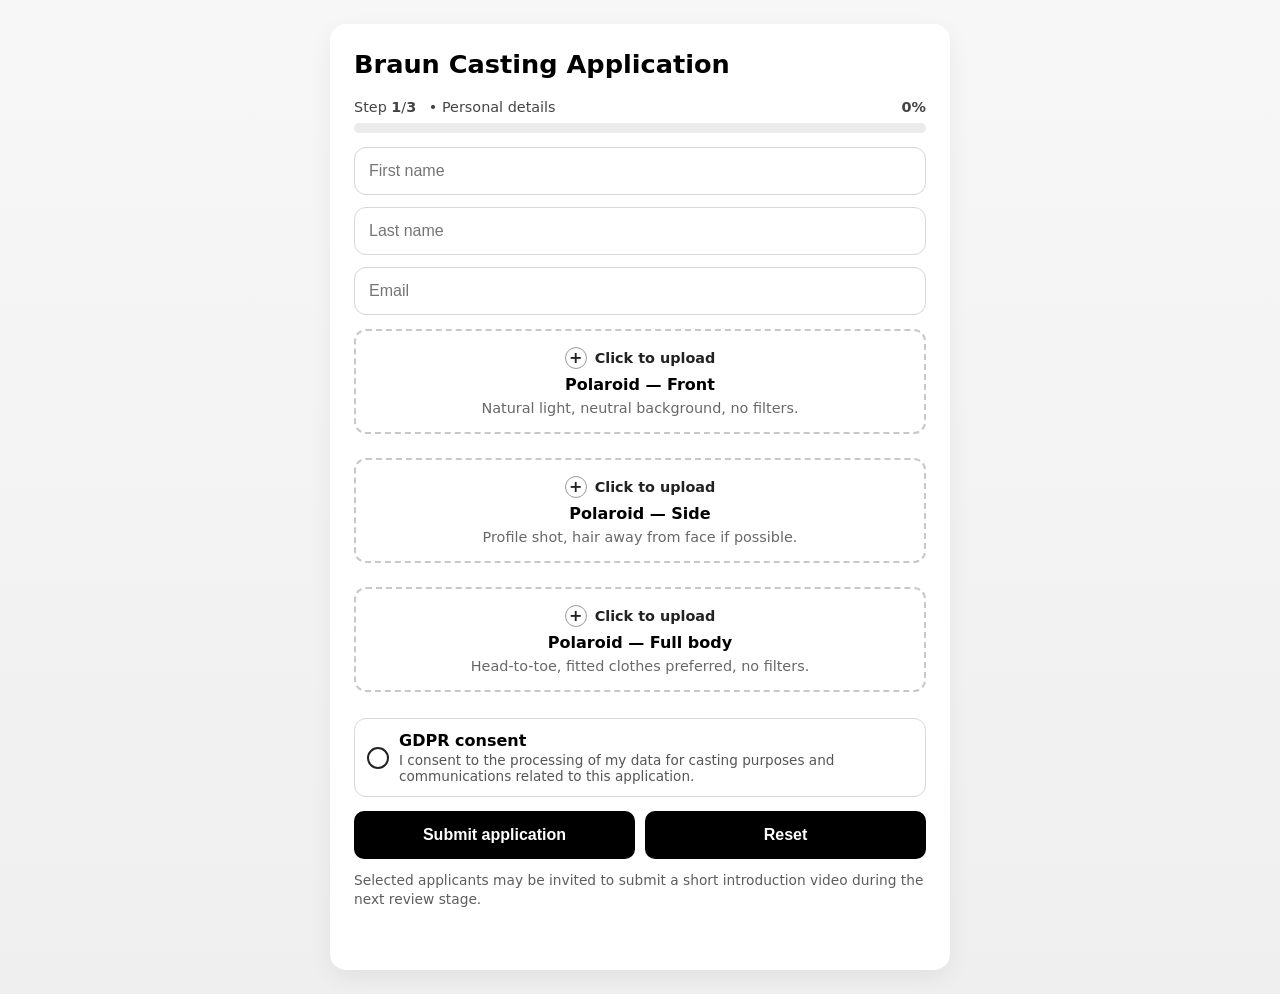
<file: index.html>
<!DOCTYPE html>
<html lang="en">
  <head>
    <meta charset="UTF-8" />
    <meta name="viewport" content="width=device-width, initial-scale=1.0" />
    <title>Braun Casting Application</title>
    <link rel="stylesheet" href="styles.css" />
  </head>

  <body>
    <main class="casting-form" aria-live="polite">
      <div id="successScreen" class="success-screen hidden">
        <div class="success-icon">✓</div>

        <h2>Application received</h2>

        <p class="success-main">
          Your application has been received. Shortlisted applicants may be invited to submit a short introduction video in the next review stage.
        </p>

        <p class="success-sub">Check your email for confirmation and next steps.</p>

        <button id="submitAnother" class="secondary">Submit another application</button>
      </div>

      <h1>Braun Casting Application</h1>

      <!-- Stepper / Progress -->
      <section class="stepper" aria-label="Application progress">
        <div class="stepper-top">
          <p class="stepper-label" id="stepLabel">
            Step <strong id="stepNow">1</strong>/<strong id="stepTotal">3</strong>
            <span style="margin-left: 8px">•</span>
            <span id="stepName">Personal details</span>
          </p>
          <p class="stepper-label"><strong id="progressText">0%</strong></p>
        </div>
        <div class="progress-wrap" role="progressbar" aria-valuemin="0" aria-valuemax="100" aria-valuenow="0" aria-label="Upload progress">
          <div class="progress-bar" id="progressBar"></div>
        </div>
      </section>

      <!-- Personal details -->
      <section class="form-section" aria-label="Personal details">
        <input id="firstName" name="firstName" placeholder="First name" autocomplete="given-name" />
        <input id="lastName" name="lastName" placeholder="Last name" autocomplete="family-name" />
        <input id="email" name="email" type="email" placeholder="Email" autocomplete="email" />
      </section>

      <!-- Uploads -->
      <section class="upload-section" aria-label="Uploads">
        <!-- Polaroid: FRONT -->
        <label class="dropzone" id="polaFrontDropzone" for="polaFrontFile" data-kind="pola_front">
          <span class="upload-cta" aria-hidden="true"><span class="upload-plus">+</span><span>Click to upload</span></span>
          <span class="dropzone-title">Polaroid — Front</span>
          <span class="dropzone-hint">Natural light, neutral background, no filters.</span>
          <input type="file" id="polaFrontFile" accept="image/*,.heic,.heif" />
        </label>
        <div class="preview" id="polaFrontPreview"></div>

        <!-- Polaroid: SIDE -->
        <label class="dropzone" id="polaSideDropzone" for="polaSideFile" data-kind="pola_side">
          <span class="upload-cta" aria-hidden="true"><span class="upload-plus">+</span><span>Click to upload</span></span>
          <span class="dropzone-title">Polaroid — Side</span>
          <span class="dropzone-hint">Profile shot, hair away from face if possible.</span>
          <input type="file" id="polaSideFile" accept="image/*,.heic,.heif" />
        </label>
        <div class="preview" id="polaSidePreview"></div>

        <!-- Polaroid: FULL -->
        <label class="dropzone" id="polaFullDropzone" for="polaFullFile" data-kind="pola_full">
          <span class="upload-cta" aria-hidden="true"><span class="upload-plus">+</span><span>Click to upload</span></span>
          <span class="dropzone-title">Polaroid — Full body</span>
          <span class="dropzone-hint">Head-to-toe, fitted clothes preferred, no filters.</span>
          <input type="file" id="polaFullFile" accept="image/*,.heic,.heif" />
        </label>
        <div class="preview" id="polaFullPreview"></div>

      </section>

      <!-- GDPR thick toggle -->
      <label class="gdpr" id="gdprBlock">
        <input id="gdprConsent" name="gdprConsent" type="checkbox" />
        <span class="gdpr-toggle" aria-hidden="true"></span>
        <span class="gdpr-copy">
          <span class="gdpr-title">GDPR consent</span>
          <span class="gdpr-sub">
            I consent to the processing of my data for casting purposes and communications related to this application.
          </span>
        </span>
      </label>

      <!-- Actions -->
      <div class="actions">
        <button id="applyBtn" type="button">Submit application</button>
        <button id="resetBtn" type="button">Reset</button>
      </div>

      <p class="stage-note">Selected applicants may be invited to submit a short introduction video during the next review stage.</p>

      <p class="status" id="status" role="status"></p>
    </main>

    <div class="modal-overlay hidden" id="consentModal" aria-hidden="true">
      <div class="modal" role="dialog" aria-modal="true" aria-labelledby="consentModalTitle" aria-describedby="consentModalBody">
        <button type="button" class="modal-close" id="consentModalClose" aria-label="Close">×</button>
        <h2 id="consentModalTitle">Consent required</h2>
        <p id="consentModalBody">Please confirm GDPR consent before submitting your application.</p>
        <button type="button" id="consentModalAction">Understood</button>
      </div>
    </div>

    <div class="modal-overlay hidden" id="fileLimitModal" aria-hidden="true">
      <div class="modal" role="dialog" aria-modal="true" aria-labelledby="fileLimitModalTitle" aria-describedby="fileLimitModalBody">
        <button type="button" class="modal-close" id="fileLimitModalClose" aria-label="Close">×</button>
        <h2 id="fileLimitModalTitle">File too large</h2>
        <p id="fileLimitModalBody">Please choose a smaller file and try again.</p>
        <button type="button" id="fileLimitModalAction">Understood</button>
      </div>
    </div>

    <script src="app.js"></script>
  </body>
</html>
</file>
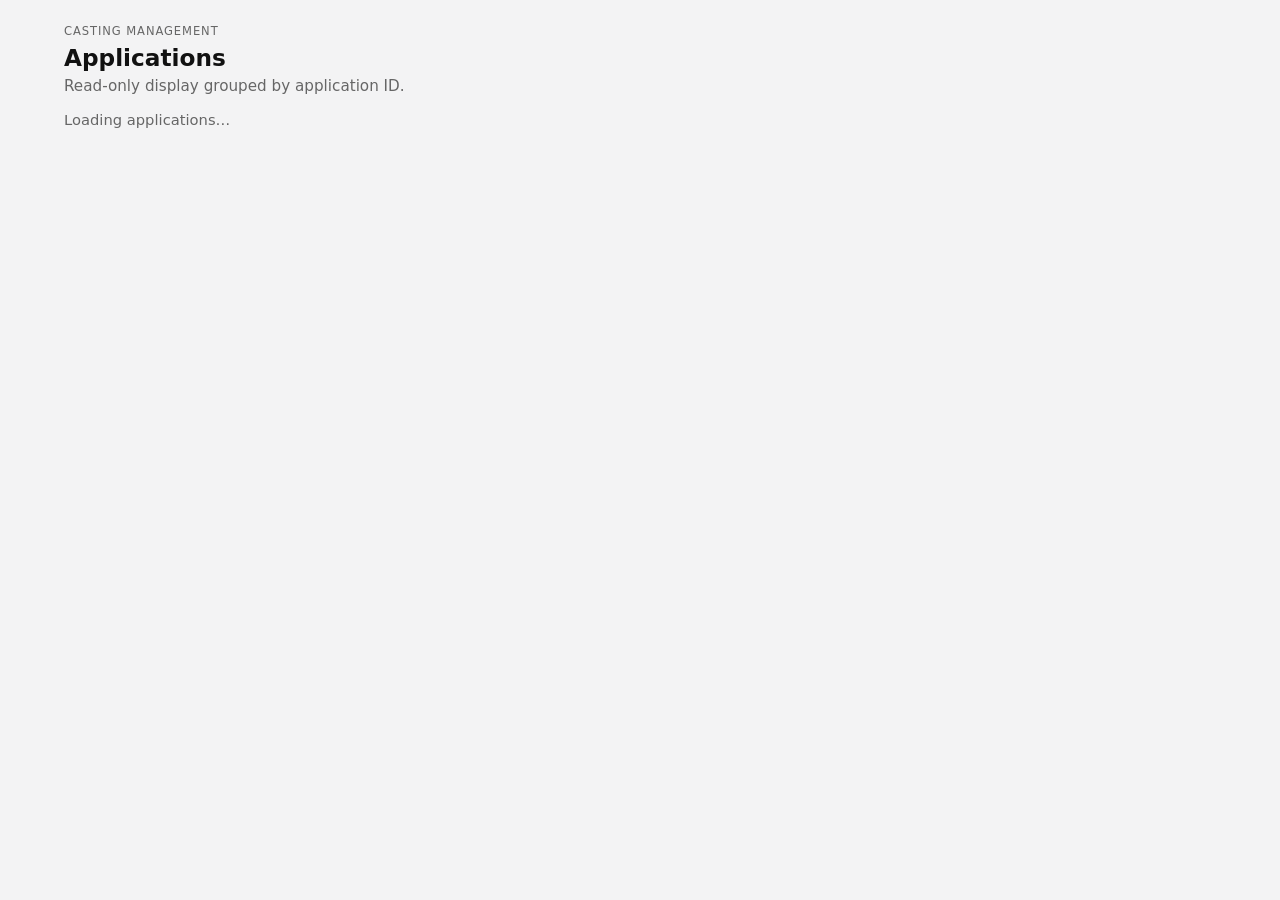
<file: casting-admin.html>
<!doctype html>
<html lang="en">
  <head>
    <meta charset="UTF-8" />
    <meta name="viewport" content="width=device-width, initial-scale=1.0" />
    <title>Casting Admin</title>
    <link rel="stylesheet" href="casting-admin.css" />
  </head>
  <body>
    <main class="casting-admin" aria-live="polite">
      <header class="casting-admin__header">
        <p class="kicker">Casting management</p>
        <h1>Applications</h1>
        <p class="subtitle">Read-only display grouped by application ID.</p>
      </header>

      <section id="adminStatus" class="admin-status">Loading applications…</section>
      <section id="candidateGrid" class="candidate-grid" aria-label="Candidate applications"></section>
    </main>

    <dialog id="imagePreview" class="preview-modal">
      <button id="closePreview" class="preview-close" type="button" aria-label="Close preview">×</button>
      <img id="previewImg" alt="Selected candidate image preview" />
    </dialog>

    <script src="casting-admin.js"></script>
  </body>
</html>
</file>
<file: styles.css>
:root {
  color-scheme: light;
}

* {
  box-sizing: border-box;
}

body {
  margin: 0;
  min-height: 100vh;
  font-family: Inter, system-ui, -apple-system, BlinkMacSystemFont, "Segoe UI", sans-serif;
  background: linear-gradient(180deg, #f7f7f7 0%, #efefef 100%);
  display: block;
  padding: 12px;
}

.casting-form {
  width: 100%;
  margin: 0 auto;
  display: flex;
  flex-direction: column;
  gap: 12px;
  background: #fff;
  border-radius: 14px;
  padding: 16px;
  box-shadow: 0 8px 24px rgba(0, 0, 0, 0.06);
}

h1 {
  margin: 0 0 4px;
  font-size: 1.25rem;
  line-height: 1.3;
}

.form-section,
.upload-section {
  display: grid;
  gap: 12px;
}

input[type="text"],
input[type="email"],
input:not([type]) {
  width: 100%;
  border: 1px solid #d7d7d7;
  border-radius: 12px;
  padding: 14px;
  min-height: 48px;
  font-size: 1rem;
}

.dropzone {
  border: 2px dashed #c8c8c8;
  padding: 16px;
  text-align: center;
  cursor: pointer;
  border-radius: 12px;
  display: flex;
  flex-direction: column;
  gap: 6px;
  transition: border-color 0.2s ease, background 0.2s ease;
  min-height: 84px;
  justify-content: center;
}

.dropzone:hover,
.dropzone.dragging {
  border-color: #111;
  background: #fafafa;
}

.dropzone input {
  display: none;
}

.dropzone-title {
  font-weight: 600;
  font-size: 1rem;
}

.dropzone-hint {
  font-size: 0.9rem;
  color: #686868;
}

.preview {
  display: grid;
  gap: 10px;
}

.file-card {
  border: 1px solid #e1e1e1;
  border-radius: 10px;
  padding: 10px;
  display: grid;
  gap: 8px;
}

.file-card img,
.file-card video {
  width: 100%;
  max-height: 190px;
  object-fit: cover;
  border-radius: 8px;
  background: #f0f0f0;
}

.file-meta {
  display: flex;
  flex-direction: column;
  gap: 4px;
  font-size: 0.9rem;
}

.progress-wrap {
  width: 100%;
  height: 10px;
  background: #ebebeb;
  border-radius: 999px;
  overflow: hidden;
}

.progress-bar {
  height: 100%;
  width: 0;
  background: #111;
  transition: width 0.2s ease;
}

.progress-text {
  margin: 0;
  color: #555;
  font-size: 0.88rem;
}

button {
  padding: 14px;
  min-height: 48px;
  border: none;
  background: #000;
  color: #fff;
  border-radius: 10px;
  cursor: pointer;
  font-weight: 600;
  font-size: 1rem;
}

button:hover {
  opacity: 0.86;
}

button:disabled {
  cursor: not-allowed;
  opacity: 0.55;
}

.status {
  margin: 0;
  min-height: 22px;
  color: #222;
  font-size: 0.95rem;
}

.status.error {
  color: #b00020;
}

.stepper {
  display: grid;
  gap: 8px;
}

.stepper-top {
  display: flex;
  align-items: center;
  justify-content: space-between;
  gap: 10px;
}

.stepper-label {
  margin: 0;
  font-size: 0.9rem;
  color: #444;
}

.actions {
  display: grid;
  gap: 10px;
}

.stage-note {
  margin: -2px 0 2px;
  font-size: 0.86rem;
  color: #5d5d5d;
  line-height: 1.35;
}

.gdpr {
  border: 1px solid #d9d9d9;
  border-radius: 12px;
  padding: 12px;
  display: grid;
  grid-template-columns: auto 1fr;
  gap: 10px;
  align-items: center;
  cursor: pointer;
}

.gdpr input {
  position: absolute;
  opacity: 0;
  pointer-events: none;
}

.gdpr-toggle {
  width: 22px;
  height: 22px;
  border-radius: 999px;
  border: 2px solid #222;
  display: inline-block;
}

.gdpr input:checked + .gdpr-toggle {
  background: #111;
  box-shadow: inset 0 0 0 4px #fff;
}

.gdpr-copy {
  display: grid;
  gap: 2px;
}

.gdpr-title {
  font-weight: 600;
}

.gdpr-sub {
  font-size: 0.85rem;
  color: #555;
}

.gdpr.invalid {
  border-color: #b00020;
  background: #fff3f5;
}

.preview-fallback {
  font-size: 0.88rem;
  color: #555;
  background: #f5f5f5;
  border: 1px dashed #d0d0d0;
  border-radius: 8px;
  padding: 10px;
}

@media (min-width: 680px) {
  body {
    display: grid;
    place-items: center;
    padding: 24px;
  }

  .casting-form {
    width: min(100%, 620px);
    border-radius: 16px;
    padding: 24px;
    gap: 14px;
  }

  h1 {
    font-size: 1.6rem;
  }

  .file-card {
    grid-template-columns: 90px 1fr;
    align-items: center;
  }

  .file-card img,
  .file-card video {
    width: 90px;
    height: 90px;
  }

  .actions {
    grid-template-columns: 1fr 1fr;
  }
}

.success-screen {
  text-align: center;
  padding: 30px 10px;
}

.success-screen.hidden {
  display: none;
}

.success-icon {
  width: 64px;
  height: 64px;
  border-radius: 50%;
  background: #16a34a;
  color: white;
  font-size: 34px;
  font-weight: bold;
  display: grid;
  place-items: center;
  margin: 0 auto 16px auto;
}

.success-screen h2 {
  margin: 10px 0;
  font-size: 1.4rem;
}

.success-main {
  font-size: 1rem;
  color: #222;
  margin: 8px 0;
}

.success-sub {
  font-size: 0.92rem;
  color: #666;
  margin-bottom: 20px;
}

.secondary {
  background: #111;
  color: white;
}


/* PATCH: clearer in-dropzone upload CTA */
.upload-cta {
  display: inline-flex;
  align-items: center;
  justify-content: center;
  gap: 8px;
  font-size: 0.9rem;
  font-weight: 600;
  color: #222;
}

.upload-plus {
  width: 22px;
  height: 22px;
  border-radius: 999px;
  border: 1px solid #9a9a9a;
  display: inline-grid;
  place-items: center;
  font-size: 1rem;
  line-height: 1;
}

.dropzone:focus-within,
.dropzone:active {
  border-color: #111;
  background: #fafafa;
}

/* PATCH: keep preview card clearly below dropzone */
.preview {
  margin-top: -4px;
}

.file-card {
  position: relative;
  padding-right: 42px;
  overflow: hidden;
}

.file-remove {
  position: absolute;
  top: 8px;
  right: 8px;
  width: 30px;
  height: 30px;
  min-height: 30px;
  border-radius: 999px;
  border: 1px solid #d2d2d2;
  background: #fff;
  color: #111;
  font-size: 1.2rem;
  line-height: 1;
  padding: 0;
  display: inline-grid;
  place-items: center;
}

.file-remove:hover {
  opacity: 1;
  background: #f4f4f4;
}

.file-meta {
  min-width: 0;
}

.file-meta span {
  overflow-wrap: anywhere;
}

/* PATCH: consent modal */
.modal-overlay {
  position: fixed;
  inset: 0;
  background: rgba(0, 0, 0, 0.45);
  display: grid;
  place-items: center;
  padding: 16px;
  z-index: 1000;
}

.modal-overlay.hidden {
  display: none;
}

.modal {
  width: min(100%, 420px);
  background: #fff;
  border-radius: 12px;
  padding: 18px;
  position: relative;
  display: grid;
  gap: 12px;
}

.modal h2,
.modal p {
  margin: 0;
}

.modal-close {
  position: absolute;
  right: 10px;
  top: 10px;
  width: 36px;
  height: 36px;
  min-height: 36px;
  border-radius: 999px;
  background: #f2f2f2;
  color: #111;
  font-size: 1.4rem;
  padding: 0;
}

@media (max-width: 679px) {
  .progress-wrap {
    position: sticky;
    top: 0;
    z-index: 5;
  }

  .file-remove {
    width: 36px;
    height: 36px;
    min-height: 36px;
    font-size: 1.35rem;
  }
}
</file>
<file: casting-admin.css>
:root {
  --bg: #f3f3f4;
  --card: #ffffff;
  --text: #111111;
  --muted: #666666;
  --line: #e5e5e5;
}

* {
  box-sizing: border-box;
}

body {
  margin: 0;
  font-family: Inter, system-ui, -apple-system, BlinkMacSystemFont, "Segoe UI", sans-serif;
  background: var(--bg);
  color: var(--text);
}

.casting-admin {
  max-width: 1200px;
  margin: 0 auto;
  padding: 16px;
}

.casting-admin__header {
  margin-bottom: 16px;
}

.kicker {
  margin: 0;
  text-transform: uppercase;
  letter-spacing: 0.08em;
  font-size: 0.72rem;
  color: var(--muted);
}

h1 {
  margin: 6px 0;
  font-size: 1.45rem;
}

.subtitle {
  margin: 0;
  color: var(--muted);
  font-size: 0.95rem;
}

.admin-status {
  margin-bottom: 12px;
  font-size: 0.92rem;
  color: var(--muted);
}

.candidate-grid {
  display: grid;
  grid-template-columns: 1fr;
  gap: 12px;
}

.candidate-card {
  background: var(--card);
  border: 1px solid var(--line);
  border-radius: 14px;
  padding: 12px;
  display: grid;
  gap: 12px;
}

.candidate-meta {
  display: grid;
  gap: 2px;
}

.candidate-id {
  font-weight: 600;
  font-size: 0.95rem;
}

.candidate-created {
  color: var(--muted);
  font-size: 0.86rem;
}

.image-slots {
  display: grid;
  grid-template-columns: repeat(3, minmax(0, 1fr));
  gap: 8px;
}

.image-slot {
  display: grid;
  gap: 6px;
}

.slot-label {
  margin: 0;
  font-size: 0.82rem;
  color: var(--muted);
}

.slot-image,
.slot-placeholder {
  width: 100%;
  aspect-ratio: 3 / 4;
  border-radius: 10px;
}

.slot-image {
  object-fit: cover;
  border: 1px solid var(--line);
  background: #ececec;
  cursor: zoom-in;
}

.slot-placeholder {
  border: 1px dashed #cfcfcf;
  background: #f8f8f8;
  color: #7a7a7a;
  display: grid;
  place-items: center;
  text-align: center;
  font-size: 0.82rem;
  padding: 8px;
}

.preview-modal {
  border: none;
  border-radius: 12px;
  width: min(92vw, 460px);
  padding: 10px;
}

.preview-modal::backdrop {
  background: rgba(0, 0, 0, 0.66);
}

#previewImg {
  width: 100%;
  display: block;
  border-radius: 8px;
}

.preview-close {
  border: none;
  background: #111;
  color: #fff;
  width: 34px;
  height: 34px;
  border-radius: 999px;
  margin-left: auto;
  display: block;
}

@media (min-width: 700px) {
  .casting-admin {
    padding: 24px;
  }

  .candidate-grid {
    grid-template-columns: repeat(2, minmax(0, 1fr));
  }
}

@media (min-width: 1024px) {
  .candidate-grid {
    grid-template-columns: repeat(3, minmax(0, 1fr));
  }
}
</file>
